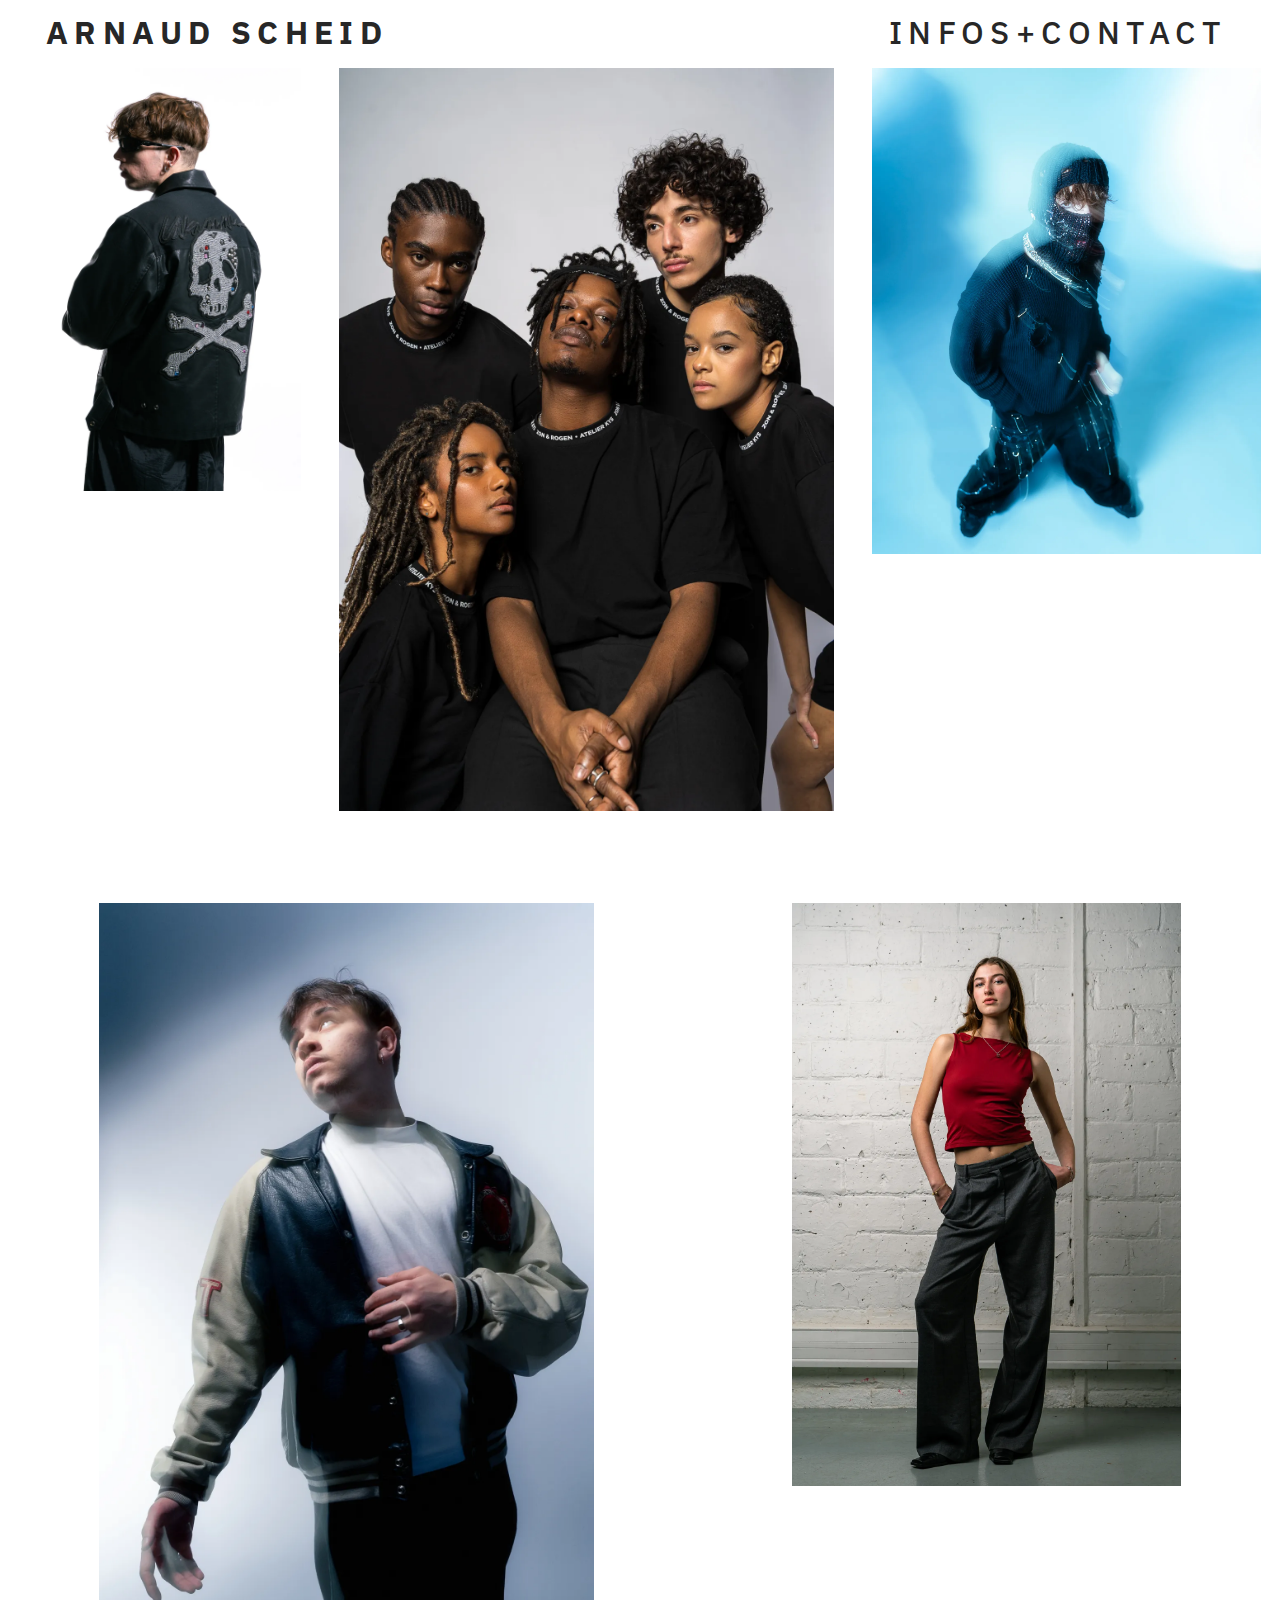
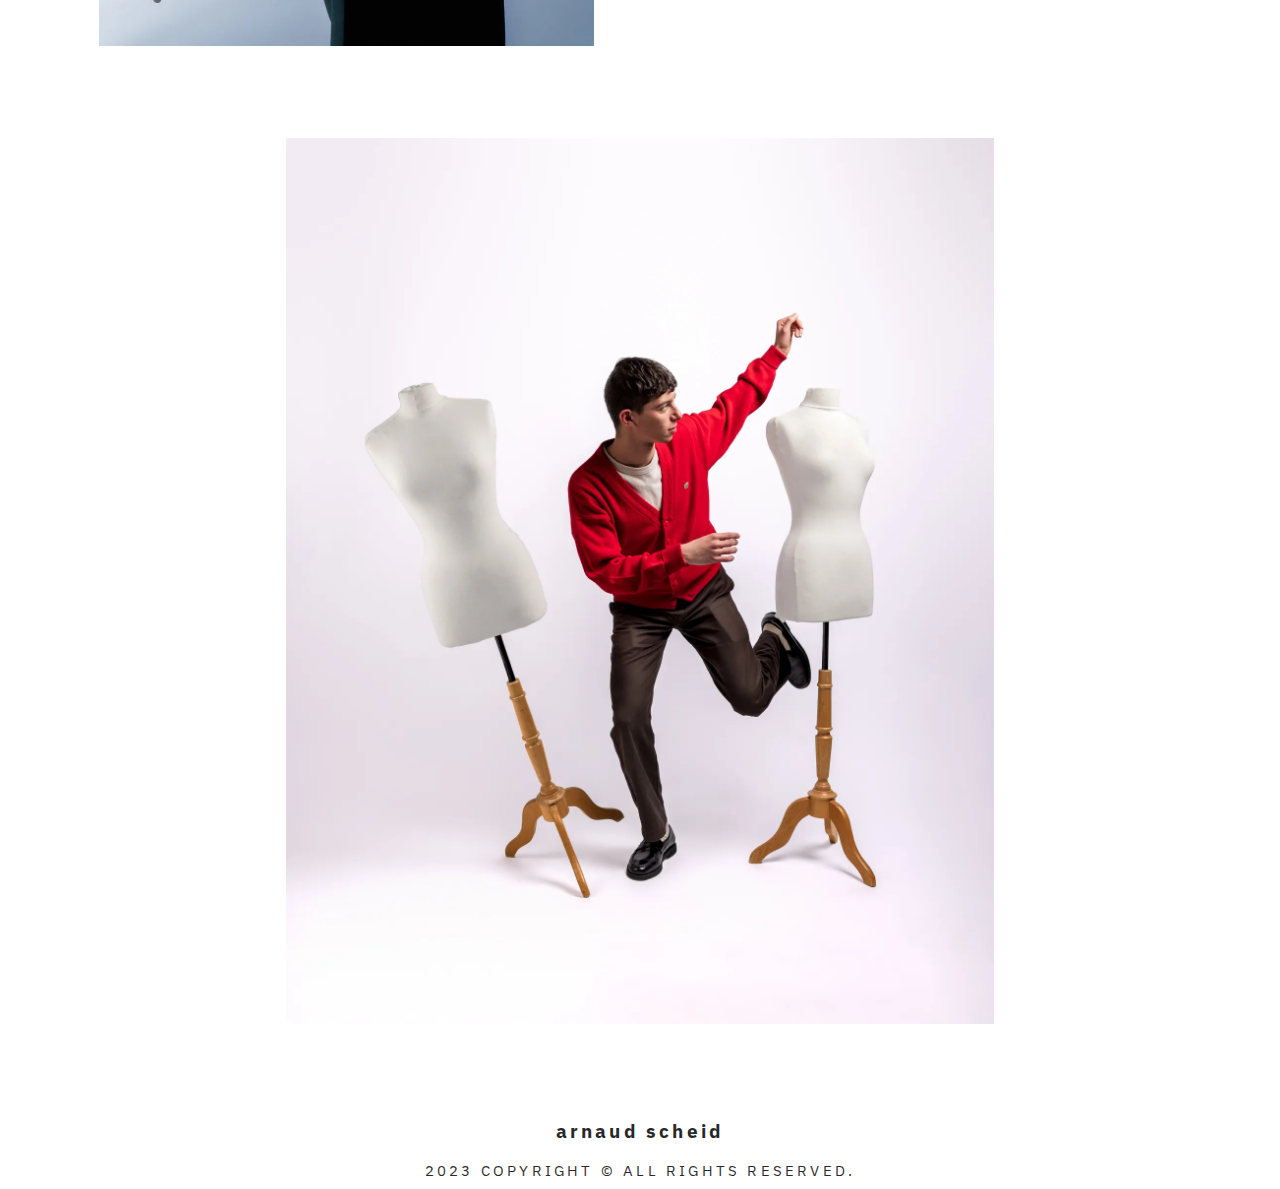
<file: index.html>
<!DOCTYPE html>
<html lang="en">
<head>
    <meta charset="UTF-8">
    <meta name="viewport" content="width=device-width, initial-scale=1, shrink-to-fit=no">
    <meta name="description" content="Website of the Paris based, French fashion photographer Arnaud SCHEID">
    <link rel="preconnect" href="https://fonts.googleapis.com">
    <link rel="preconnect" href="https://fonts.gstatic.com" crossorigin>
    <link href="https://fonts.googleapis.com/css2?family=IBM+Plex+Sans:wght@200;300;700&display=swap" rel="stylesheet">
    <link rel="stylesheet" href="https://cdn.jsdelivr.net/npm/bootstrap@4.3.1/dist/css/bootstrap.min.css" integrity="sha384-ggOyR0iXCbMQv3Xipma34MD+dH/1fQ784/j6cY/iJTQUOhcWr7x9JvoRxT2MZw1T" crossorigin="anonymous">
    <link rel="stylesheet" href="https://cdnjs.cloudflare.com/ajax/libs/font-awesome/4.7.0/css/font-awesome.min.css">
    <link rel="stylesheet" type="text/css" href="style.css">


    <title>HOME</title>
</head>

<body>
<div class="container-fluid main">
    <nav class="navbar navbar-expand-md navbar-light">
        <div class="container-fluid">
            <a class="navbar-brand abs" href="index.html"><h1 class="selected">ARNAUD SCHEID</h1></a>
            <button class="navbar-toggler ms-auto" type="button" data-bs-toggle="collapse" data-bs-target="#collapseNavbar">
                <span class="navbar-toggler-icon"></span>
            </button>
            <div class="navbar-collapse collapse" id="collapseNavbar">
                <ul class="navbar-nav ml-auto">
                    <li class="nav-item">
                        <a class="nav-link" href="informations.html"><h1>INFOS+CONTACT</h1></a>
                    </li>
                </ul>
            </div>
        </div>
    </nav>

            <div class="row content">
                <!--WILLIAM1-->
                <div class="col-lg-3 col-xs-1 container">
                    <a><img src="src/williamluck1.webp" class="img-thumbnail" alt="william luck"></a>
                    <div class="middle">
                        <div class="text">william luck</div>
                    </div>
                </div>

                <!--ZON&ROGEN-->
                <div class="col-lg-5 container">
                    <a><img src="src/zon&rogen.webp" class="img-thumbnail" alt="zon&rogen"></a>
                    <div class="middle">
                        <div class="text">zon&rogen</div>
                    </div>
                </div>

                <!--WILLIAM2-->
                <div class="col-lg-4 container">
                    <img src="src/williamluck2.webp" class="img-thumbnail" alt="william luck">
                    <div class="middle">
                        <div class="text">william luck</div>
                    </div>
                </div>

                <!--LYRE-->
                <div class="col-lg-5 container">
                    <a><img src="src/lyre.webp" class="img-thumbnail" alt=""></a>
                    <div class="middle">
                        <div class="text">lyre</div>
                    </div>
                </div>

                <!--KSENIJA-->
                <div class="col-lg-4 container">
                    <img src="src/ksenija.webp"  class="img-thumbnail" alt="ksenija">
                    <div class="middle">
                        <div class="text">ksenija</div>
                    </div>
                </div>

                <!--LPEE-->
                <div class="col-lg-7 container">
                    <img src="src/lpee.webp" loading="lazy" class="img-thumbnail" alt="lpee">
                    <div class="middle">
                        <div class="text">lpee</div>
                    </div>
                </div>
            </div>
        </div>


<script type="text/javascript" src="index.js"></script>
<script src="https://code.jquery.com/jquery-3.3.1.slim.min.js" integrity="sha384-q8i/X+965DzO0rT7abK41JStQIAqVgRVzpbzo5smXKp4YfRvH+8abtTE1Pi6jizo" crossorigin="anonymous"></script>
<script src="https://cdn.jsdelivr.net/npm/bootstrap@5.0.2/dist/js/bootstrap.bundle.min.js" integrity="sha384-MrcW6ZMFYlzcLA8Nl+NtUVF0sA7MsXsP1UyJoMp4YLEuNSfAP+JcXn/tWtIaxVXM" crossorigin="anonymous"></script>

</body>

<footer>
    <h4>arnaud scheid<br>
        <small>2023 COPYRIGHT © ALL RIGHTS RESERVED.</small></h4>
</footer>

</html>
</file>
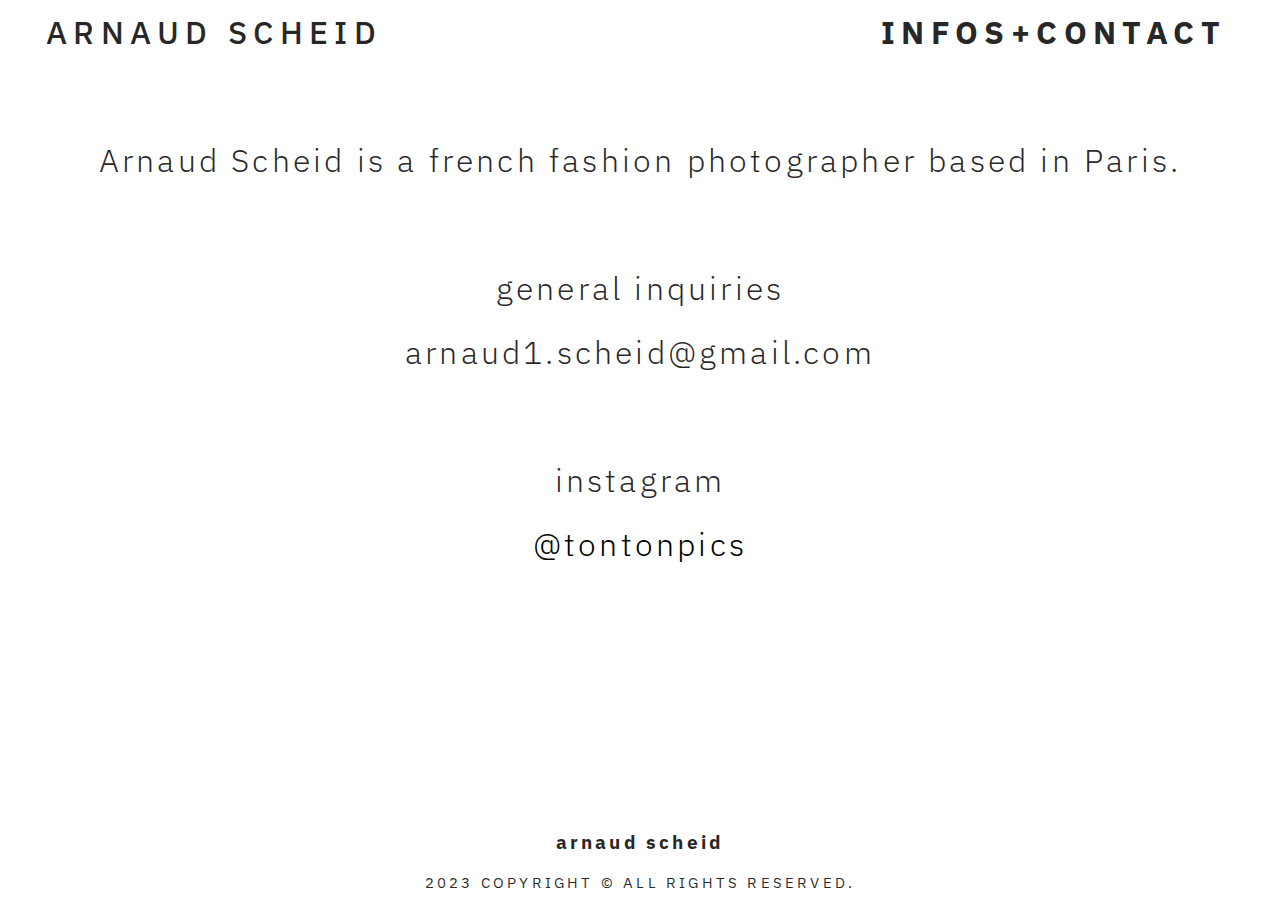
<file: informations.html>
<!DOCTYPE html>
<html lang="en">
<head>
    <meta charset="UTF-8">
    <meta name="viewport" content="width=device-width, initial-scale=1, shrink-to-fit=no">
    <link rel="preconnect" href="https://fonts.googleapis.com">
    <link rel="preconnect" href="https://fonts.gstatic.com" crossorigin>
    <link href="https://fonts.googleapis.com/css2?family=IBM+Plex+Sans:wght@200;300;700&display=swap" rel="stylesheet">
    <link rel="stylesheet" href="https://cdn.jsdelivr.net/npm/bootstrap@4.3.1/dist/css/bootstrap.min.css" integrity="sha384-ggOyR0iXCbMQv3Xipma34MD+dH/1fQ784/j6cY/iJTQUOhcWr7x9JvoRxT2MZw1T" crossorigin="anonymous">
    <link rel="stylesheet" type="text/css" href="style.css">

    <title>INFOS</title>
</head>
<body>
<div class="container-fluid">
    <nav class="navbar navbar-expand-md navbar-light">
        <div class="container-fluid">
            <a class="navbar-brand abs" href="index.html"><h1>ARNAUD SCHEID</h1></a>
            <button class="navbar-toggler ms-auto" type="button" data-bs-toggle="collapse" data-bs-target="#collapseNavbar">
                <span class="navbar-toggler-icon"></span>
            </button>
            <div class="navbar-collapse collapse" id="collapseNavbar">
                <ul class="navbar-nav ml-auto">
                    <li class="nav-item">
                        <a class="nav-link" href="informations.html"><h1 class="selected">INFOS+CONTACT</h1></a>
                    </li>
                </ul>
            </div>
        </div>
    </nav>

        <div class=" d-flex justify-content-center">
            <h3>
                <br>
                Arnaud Scheid is a french fashion photographer based in Paris.
                <br><br>
                general inquiries<br>
                arnaud1.scheid@gmail.com
                <br><br>
                instagram<br>
                <a href="https://www.instagram.com/tonton_pics/" target="_blank">@tontonpics</a>
            </h3>
        </div>
</div>

<script src="https://code.jquery.com/jquery-3.3.1.slim.min.js" integrity="sha384-q8i/X+965DzO0rT7abK41JStQIAqVgRVzpbzo5smXKp4YfRvH+8abtTE1Pi6jizo" crossorigin="anonymous"></script>
<script src="https://cdn.jsdelivr.net/npm/popper.js@1.14.7/dist/umd/popper.min.js" integrity="sha384-UO2eT0CpHqdSJQ6hJty5KVphtPhzWj9WO1clHTMGa3JDZwrnQq4sF86dIHNDz0W1" crossorigin="anonymous"></script>
<script src="https://cdn.jsdelivr.net/npm/bootstrap@4.3.1/dist/js/bootstrap.min.js" integrity="sha384-JjSmVgyd0p3pXB1rRibZUAYoIIy6OrQ6VrjIEaFf/nJGzIxFDsf4x0xIM+B07jRM" crossorigin="anonymous"></script>
</body>

<footer>
    <h4>arnaud scheid<br>
        <small>2023 COPYRIGHT © ALL RIGHTS RESERVED.</small></h4>
</footer>
</html>
</file>
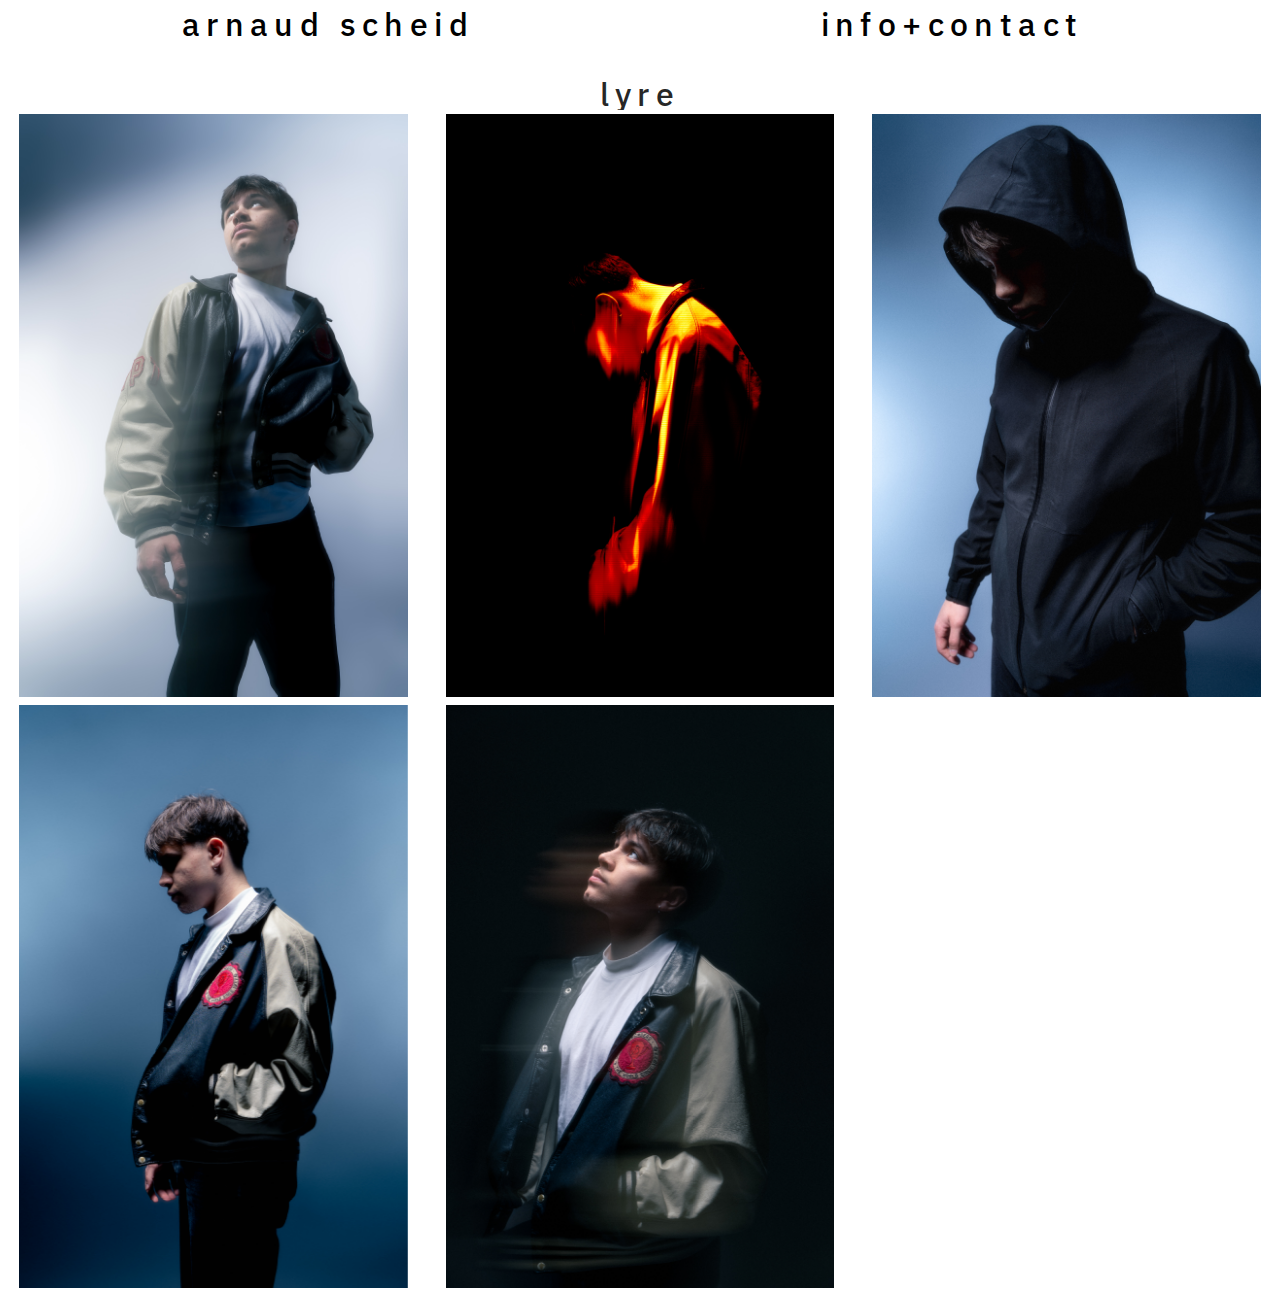
<file: lyre.html>
<!DOCTYPE html>
<html lang="en">
<head>
  <meta charset="UTF-8">
  <meta name="viewport" content="width=device-width, initial-scale=1, shrink-to-fit=no">
  <link rel="preconnect" href="https://fonts.googleapis.com">
  <link rel="preconnect" href="https://fonts.gstatic.com" crossorigin>
  <link href="https://fonts.googleapis.com/css2?family=IBM+Plex+Sans:wght@200;300;700&display=swap" rel="stylesheet">
  <link rel="stylesheet" href="https://cdn.jsdelivr.net/npm/bootstrap@4.3.1/dist/css/bootstrap.min.css" integrity="sha384-ggOyR0iXCbMQv3Xipma34MD+dH/1fQ784/j6cY/iJTQUOhcWr7x9JvoRxT2MZw1T" crossorigin="anonymous">
  <link rel="stylesheet" type="text/css" href="style.css">
  <title>LYRE</title>
</head>
<body>
<div class="container-fluid">
  <header>
    <div class="row navbar">
      <div class="col-sm">
        <div><h1 class="home"><a href="index.html" rel="history">arnaud scheid</a></h1></div>
      </div>
      <div class="col-sm">
        <div><h1><a href="informations.html" rel="history">info+contact</a></h1></div>
      </div>
    </div>
  </header>

  <div>
    <h1>lyre</h1>
  </div>

  <div class="row gallery">
    <div class="col-lg-4">
      <img src="src/lyre/AS-20230211-24.jpg" class="img-thumbnail">
    </div>
    <div class="col-lg-4">
      <img src="src/lyre/AS-20230211-22.jpg" class="img-thumbnail">
    </div>
    <div class="col-lg-4">
      <img src="src/lyre/AS-20230211-23.jpg" class="img-thumbnail">
    </div>
    <div class="col-lg-4">
      <img src="src/lyre/AS-20230211-146.jpg" class="img-thumbnail">
    </div>
    <div class="col-lg-4">
      <img src="src/lyre/AS-20230211-183.jpg" class="img-thumbnail">
    </div>
  </div>
</div>
</body>

</html>
</file>
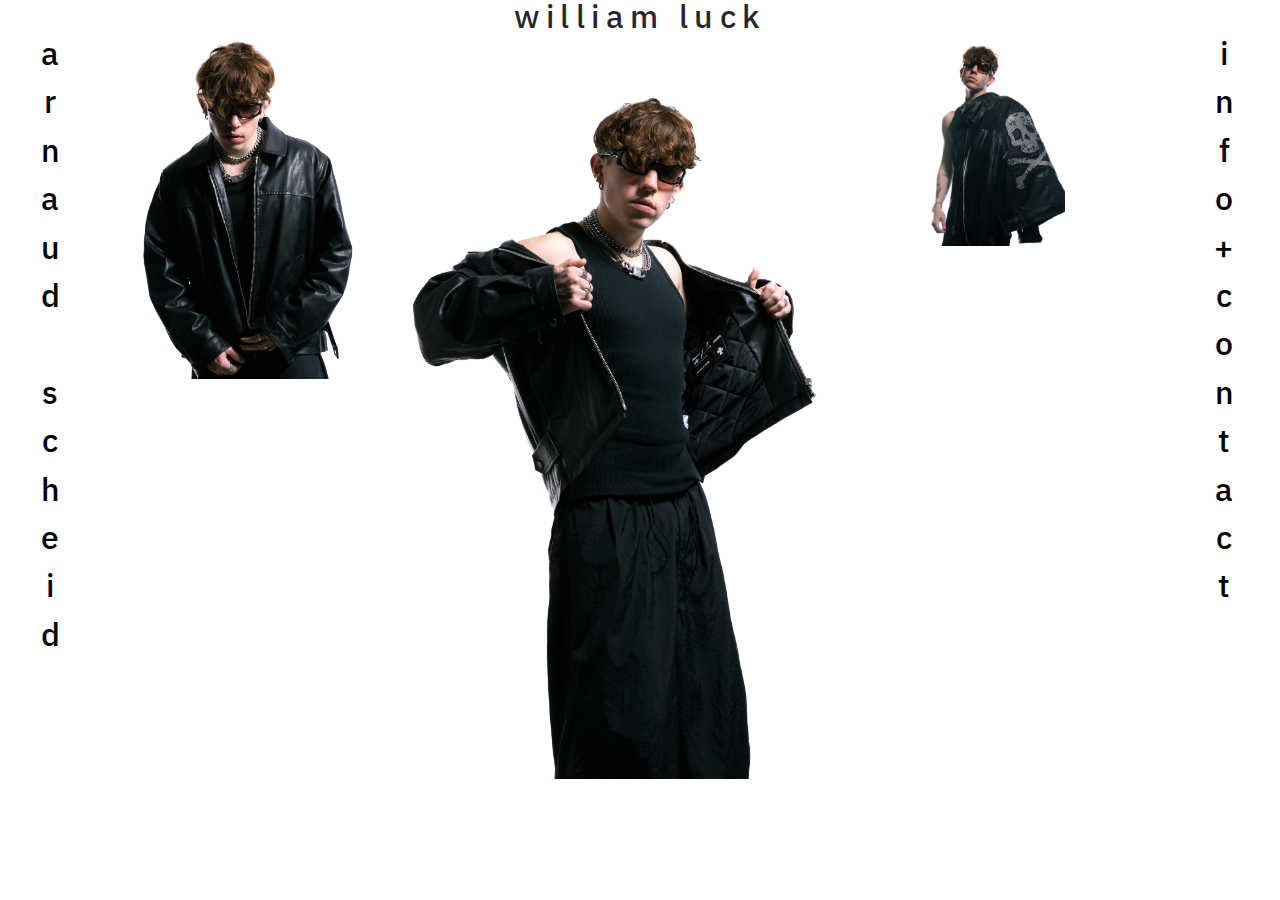
<file: william1.html>
<!DOCTYPE html>
<html lang="en">
<head>
    <meta charset="UTF-8">
    <meta name="viewport" content="width=device-width, initial-scale=1, shrink-to-fit=no">
    <link rel="preconnect" href="https://fonts.googleapis.com">
    <link rel="preconnect" href="https://fonts.gstatic.com" crossorigin>
    <link href="https://fonts.googleapis.com/css2?family=IBM+Plex+Sans:wght@200;300;700&display=swap" rel="stylesheet">
    <link rel="stylesheet" href="https://cdn.jsdelivr.net/npm/bootstrap@4.3.1/dist/css/bootstrap.min.css" integrity="sha384-ggOyR0iXCbMQv3Xipma34MD+dH/1fQ784/j6cY/iJTQUOhcWr7x9JvoRxT2MZw1T" crossorigin="anonymous">
    <link rel="stylesheet" type="text/css" href="style.css">
    <title>WILLIAM LUCK</title>
</head>

<body>
<div class="container-fluid">
    <header class="d-md-none">
        <div class="row navbar">
            <div class="col-sm">
                <div class=""><h1 class="home"><a href="index.html" rel="history">arnaud scheid</a></h1></div>
            </div>
            <div class="col-sm">
                <div>
                    <h1><a href="informations.html" rel="history">info+contact</a></h1>
                </div>
            </div>
        </div>
    </header>

    <div>
        <h1>william luck</h1>
    </div>

    <div class="row">
        <div class="col-1 d-none d-md-block">
            <div class="sticky-top"><h1 class="vertical-text home vert-left"><a href="index.html" rel="history">arnaud scheid</a></h1></div>
        </div>

        <div class="col-10">
            <div class="row gallery">
                <div class="col-lg-3">
                    <img src="src/will1/AS-20221110-15.jpg" class="img-thumbnail">
                </div>
                <div class="col-lg-6">
                    <img src="src/will1/AS-20221110-16.jpg" class="img-thumbnail">
                </div>
                <div class="col-lg-2">
                    <img src="src/will1/AS-20221110-17.jpg" class="img-thumbnail">
                </div>
            </div>
        </div>

        <div class="col-1 d-none d-md-block">
            <div class="sticky-top"><h1 class="vertical-text"><a href="informations.html" rel="history">info+contact</a></h1></div>
        </div>
    </div>
</div>

<script src="index.js"></script>
</body>

</html>
</file>
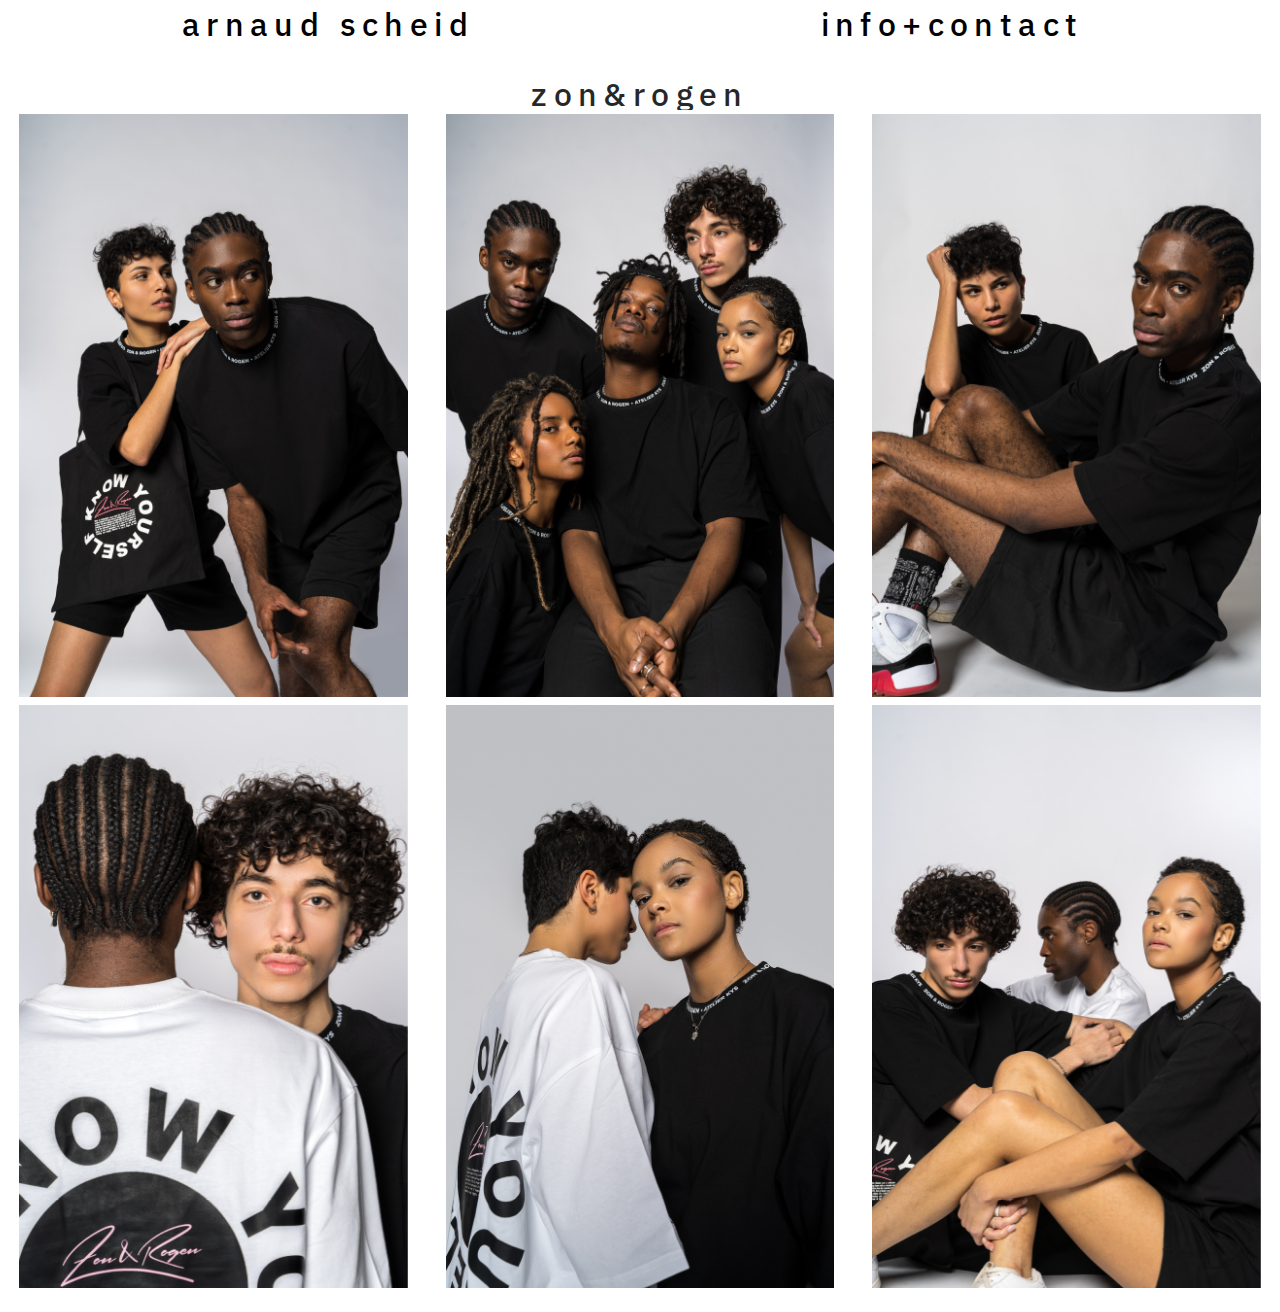
<file: zonrogen.html>
<!DOCTYPE html>
<html lang="en">
<head>
    <meta charset="UTF-8">
    <meta name="viewport" content="width=device-width, initial-scale=1, shrink-to-fit=no">
    <link rel="preconnect" href="https://fonts.googleapis.com">
    <link rel="preconnect" href="https://fonts.gstatic.com" crossorigin>
    <link href="https://fonts.googleapis.com/css2?family=IBM+Plex+Sans:wght@200;300;700&display=swap" rel="stylesheet">
    <link rel="stylesheet" href="https://cdn.jsdelivr.net/npm/bootstrap@4.3.1/dist/css/bootstrap.min.css" integrity="sha384-ggOyR0iXCbMQv3Xipma34MD+dH/1fQ784/j6cY/iJTQUOhcWr7x9JvoRxT2MZw1T" crossorigin="anonymous">
    <link rel="stylesheet" type="text/css" href="style.css">
    <title>ZON&ROGEN</title>
</head>

<body>
<div class="container-fluid">
    <header>
        <div class="row navbar">
            <div class="col-sm">
                <div><h1 class="home"><a href="index.html" rel="history">arnaud scheid</a></h1></div>
            </div>
            <div class="col-sm">
                <div><h1><a href="informations.html" rel="history">info+contact</a></h1></div>
            </div>
        </div>
    </header>


    <div>
        <h1>zon&rogen</h1>
    </div>


    <div class="row gallery">
        <div class="col-lg-4">
            <img src="src/zon&rogen/AS-20230123-18.jpg" class="img-thumbnail">
        </div>
        <div class="col-lg-4">
            <img src="src/zon&rogen/AS-20230123-19.jpg" class="img-thumbnail">
        </div>
        <div class="col-lg-4">
            <img src="src/zon&rogen/AS-20230123-68.jpg" class="img-thumbnail">
        </div>
        <div class="col-lg-4">
            <img src="src/zon&rogen/AS-20230123-88.jpg" class="img-thumbnail">
        </div>
        <div class="col-lg-4">
            <img src="src/zon&rogen/AS-20230123-99.jpg" class="img-thumbnail">
        </div>
        <div class="col-lg-4">
            <img src="src/zon&rogen/AS-20230123-102.jpg" class="img-thumbnail">
        </div>
    </div>
</div>
<script src="index.js"></script>
</body>

</html>
</file>
<file: style.css>
header {
   margin-bottom: 30px;
}

body {
    min-height: 100vh;
    height: 100%;
    width: 100%;
    display: flex;
    flex-direction: column;
    background-color: #ffffff;
}

footer {
    margin-top: auto;
}

h1 {
    font-family: 'IBM Plex Sans', sans-serif;
    padding: 0;
    margin: 0;
    font-size: 2.5vw;
    line-height: 1;
    color: rgba(0, 0, 0, 0.85);
    letter-spacing: 0.4rem;
    font-style: normal;
    text-align: center;
}

h3 {
    font-family: 'IBM Plex Sans', sans-serif;
    padding: 0;
    margin: 0;
    font-size: 2.5vw;
    line-height: 2;
    color: rgba(0, 0, 0, 0.85);
    letter-spacing: 0.2rem;
    font-style: normal;
    font-weight: 300;
    text-align: center;
}

h4{
    font-family: 'IBM Plex Sans', sans-serif;
    padding: 0;
    margin: 0;
    font-size: 1.5vw;
    line-height: 2;
    color: rgba(0, 0, 0, 0.85);
    letter-spacing: 0.2rem;
    font-style: normal;
    font-weight: 700;
    text-align: center;
}


small {
    text-align: center;
}

a {
    color: black;
}

a:hover {
    text-decoration: none;
    color: #000000;
}

a:active {
    opacity: .7;
}

.main {
    transition: margin-left .5s;
    /*padding: 20px;*/
}

.vertical-text {
    writing-mode: vertical-rl;
    text-orientation: upright;
    padding-left: 1.5vw;

}

.selected {
    font-weight: bold;
}

.img-thumbnail {
    border: 0;
    transition: all 1s;
    backface-visibility: hidden;
    opacity: 1;
}

.img-thumbnail:hover {
    opacity: 0.8;
}

.img-thumbnail:hover .middle {
    opacity: 1;
}


.gallery {
    padding-bottom: 20px;
}

.image {
    opacity: 1;
    display: block;
    width: 100%;
    height: auto;
    transition: .3s ease;
    backface-visibility: hidden;
}

.middle {
    transition: .3s ease;
    opacity: 0;
    pointer-events: none;
}

.container {
    padding-bottom: 1rem;
}

.container:hover .image {
    opacity: 0.3;
}

.container:hover .middle {
    opacity: 1;
}

.text {
    font-family: 'IBM Plex Sans', sans-serif;
    color: #000000;
    font-size: 1.5rem;
    font-weight: 300;
    padding: 16px 32px;
}

.gallery img{
    cursor: pointer;
}

.navstyle {
    justify-content: flex-end;
}

/*@media screen and (max-width : 1920px){
    .div-only-mobile{
        visibility:hidden;
    }
}
@media screen and (max-width : 906px){
    .desk{
        visibility:hidden;
    }
    .navbar {
        visibility:visible;
    }
}*/
/*

!* The side navigation menu *!
.sidenav {
    height: 100%; !* 100% Full-height *!
    width: 0; !* 0 width - change this with JavaScript *!
    position: fixed; !* Stay in place *!
    z-index: 1; !* Stay on top *!
    top: 0; !* Stay at the top *!
    left: 0;
    background-color: #111; !* Black*!
    overflow-x: hidden; !* Disable horizontal scroll *!
    padding-top: 60px; !* Place content 60px from the top *!
    transition: 0.5s; !* 0.5 second transition effect to slide in the sidenav *!
}

!* The navigation menu links *!
.sidenav a {
    padding: 8px 8px 8px 32px;
    text-decoration: none;
    font-size: 25px;
    color: #818181;
    display: block;
    transition: 0.3s;
}

!* When you mouse over the navigation links, change their color *!
.sidenav a:hover {
    color: #f1f1f1;
}

!* Position and style the close button (top right corner) *!
.sidenav .closebtn {
    position: absolute;
    top: 0;
    right: 25px;
    font-size: 36px;
    margin-left: 50px;
}
*/

/* Style page content - use this if you want to push the page content to the right when you open the side navigation */
#main {
    transition: margin-left .5s;
    padding: 20px;
}
/*
!* On smaller screens, where height is less than 450px, change the style of the sidenav (less padding and a smaller font size) *!
@media screen and (max-height: 450px) {
    .sidenav {padding-top: 15px;}
    .sidenav a {font-size: 18px;}
}*/

#lightbox{
    position: fixed;
    display: none;
    z-index: 100;
    top: 0;
    left: 0;
    width: 100vw;
    height: 100vh;
    background-color: rgba(0, 0, 0, .6);
}

#lightbox.active{
    display: flex;
    justify-content: center;
    align-items: center;
}

#lightbox img{
    height: 90%;
}
</file>
